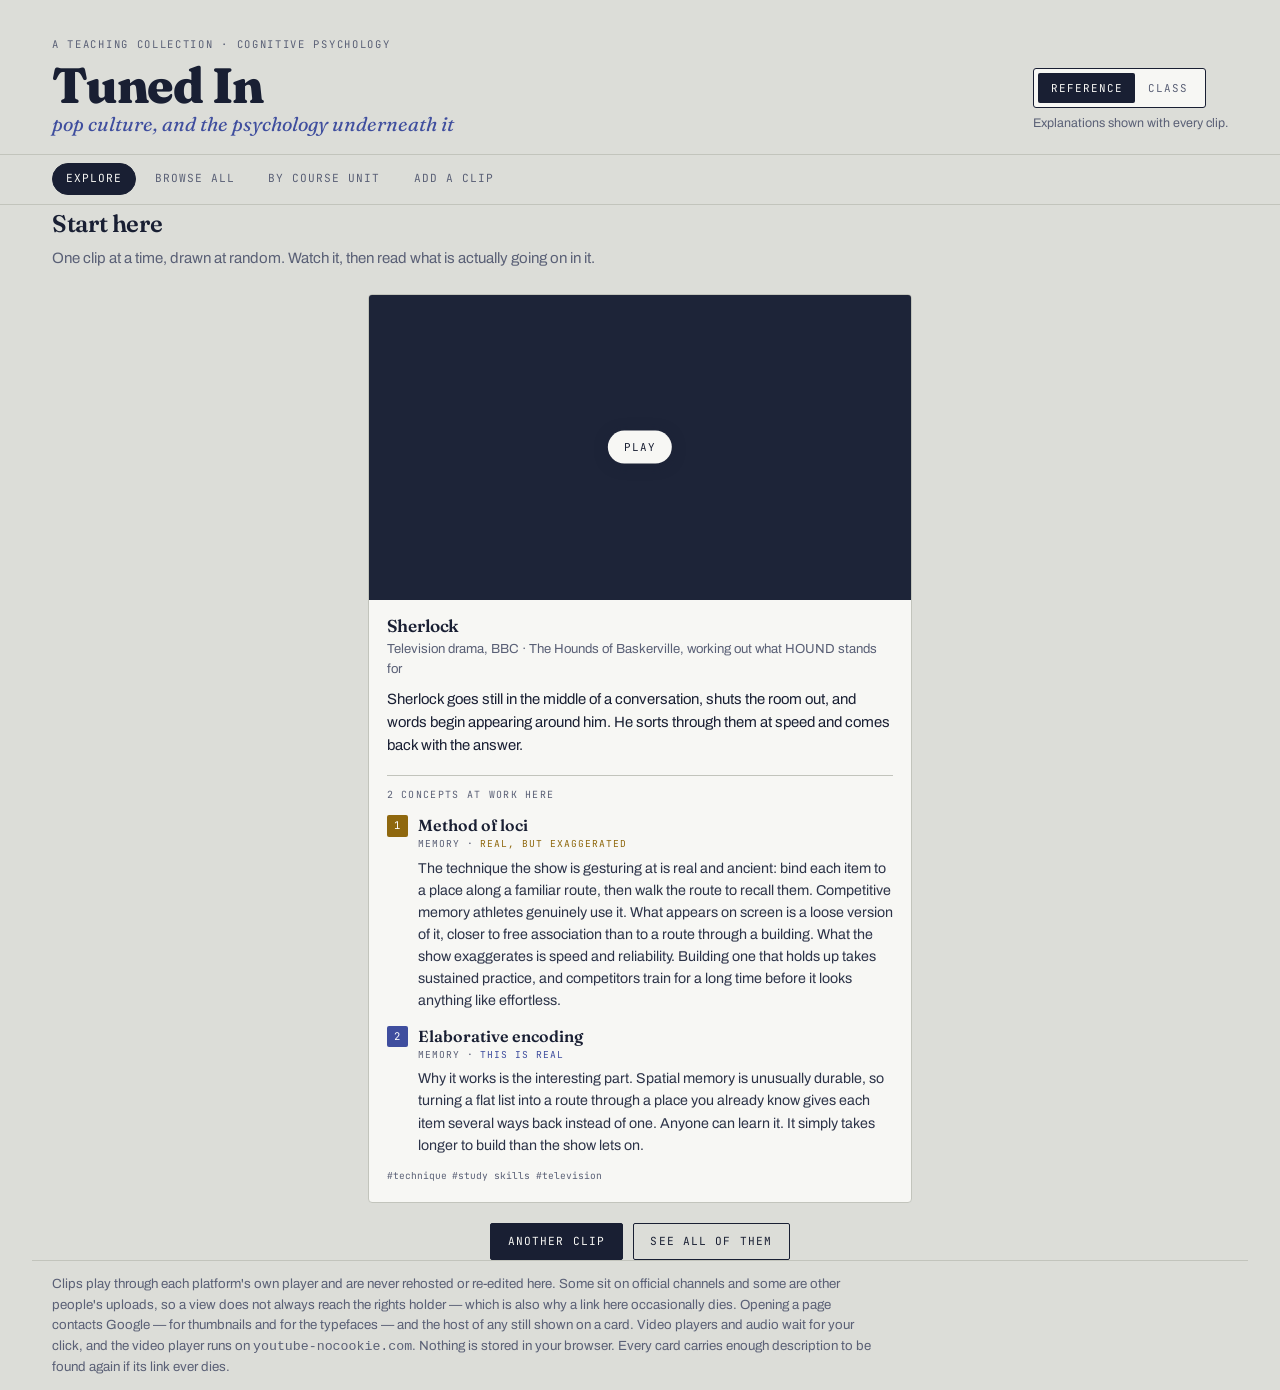
<file: index.html>
<!DOCTYPE html>
<html lang="en">
<head>
<meta charset="utf-8">
<meta name="viewport" content="width=device-width, initial-scale=1">
<title>Tuned In — pop culture, and the psychology underneath it</title>
<meta name="description" content="Pop culture clips paired with the cognitive psychology they demonstrate: what is real, what is exaggerated, and what the screen simply gets wrong.">

<!--
  Sharing card. Every card on this site is rendered in JavaScript, so a scraper
  that does not run scripts sees an empty page: without these tags a link
  pasted into Slack, email or a course page unfurls as a bare URL with no
  title, summary or image.

  og:url and og:image have to be absolute, so both carry the deployed address.
  If this site ever moves to its own domain, change them here and nowhere else.
  The card itself is generated from tools/og-card.html.
-->
<meta property="og:type" content="website">
<meta property="og:site_name" content="Tuned In">
<meta property="og:url" content="https://tunedinpsych.org/">
<meta property="og:title" content="Tuned In — pop culture, and the psychology underneath it">
<meta property="og:description" content="Pop culture clips paired with the cognitive psychology they demonstrate: what is real, what is exaggerated, and what the screen simply gets wrong.">
<meta property="og:image" content="https://tunedinpsych.org/og-card.png">
<meta property="og:image:width" content="1200">
<meta property="og:image:height" content="630">
<meta property="og:image:alt" content="Tuned In — a teaching collection on cognitive psychology, with the three verdicts: real, exaggerated, myth.">
<meta name="twitter:card" content="summary_large_image">
<meta name="theme-color" content="#20263A">

<link rel="icon" type="image/svg+xml" href="favicon.svg">
<link rel="alternate icon" type="image/png" href="favicon.png">
<link rel="preconnect" href="https://fonts.googleapis.com">
<link rel="preconnect" href="https://fonts.gstatic.com" crossorigin>
<link href="https://fonts.googleapis.com/css2?family=Fraunces:ital,opsz,wght@0,9..144,400;0,9..144,600;0,9..144,800;1,9..144,400&family=Archivo:wght@400;500;600&family=JetBrains+Mono:wght@400;500&display=swap" rel="stylesheet">
<link rel="stylesheet" href="styles.css">
</head>
<body>

<header class="mast">
  <div class="wrap mast-inner">
    <div>
      <p class="kicker">A teaching collection &middot; cognitive psychology</p>
      <h1 class="logo">Tuned In<em>pop culture, and the psychology underneath it</em></h1>
    </div>
    <div>
      <div class="mode" role="group" aria-label="Display mode">
        <button data-mode="reference" aria-pressed="true">Reference</button>
        <button data-mode="class" aria-pressed="false">Class</button>
      </div>
      <p class="mode-note" id="mode-note">Explanations shown with every clip.</p>
    </div>
  </div>
</header>

<nav class="views" aria-label="Views">
  <div class="wrap views-inner">
    <button class="tab" data-view="explore" aria-current="true">Explore</button>
    <button class="tab" data-view="browse">Browse all</button>
    <button class="tab" data-view="syllabus">By course unit</button>
    <button class="tab" data-view="add">Add a clip</button>
  </div>
</nav>

<main class="wrap">

  <section class="view" id="view-explore">
    <h2 class="sec">Start here</h2>
    <p class="sec-note">One clip at a time, drawn at random. Watch it, then read what is actually going on in it.</p>
    <div class="stage-one" id="explore-stage"></div>
    <div class="explore-controls">
      <button class="btn" id="next">Another clip</button>
      <button class="btn ghost" id="to-browse">See all of them</button>
    </div>
  </section>

  <section class="view" id="view-browse" hidden>
    <h2 class="sec">The whole collection</h2>
    <p class="sec-note">Filter by area of study, or search a concept, a show, or a phrase you half-remember.</p>
    <div class="filters">
      <input type="search" class="search" id="q" placeholder="Search concepts, shows, phrases&hellip;" aria-label="Search clips">
      <div class="chips" id="area-chips" role="group" aria-label="Filter by area"></div>
      <div class="chips" id="verdict-chips" role="group" aria-label="Filter by verdict"></div>
      <p class="count" id="count"></p>
    </div>
    <div class="grid" id="grid"></div>
    <div class="empty" id="empty" hidden>
      <p>No clips match that. Clear a filter or search a different concept.</p>
      <button class="btn ghost" id="clear">Clear all filters</button>
    </div>
  </section>

  <section class="view" id="view-syllabus" hidden>
    <h2 class="sec">By course unit</h2>
    <p class="sec-note">Grouped the way a course tends to run. Copy any line straight into a slide or an assignment.</p>
    <div id="modules"></div>
  </section>

  <section class="view" id="view-add" hidden>
    <h2 class="sec">Add a clip</h2>
    <p class="sec-note">Fill this in and it hands back a finished entry to paste into your data file. Nothing is sent anywhere.</p>
    <p class="allow"><strong>Links are checked against an allowlist before an entry is accepted</strong>, so a visitor can never be sent somewhere unvetted. Currently permitted: <code>youtube.com</code> <code>youtu.be</code> <code>vimeo.com</code> <code>ted.com</code> <code>pbs.org</code> <code>bbc.co.uk</code> <code>npr.org</code> <code>archive.org</code> and any <code>.edu</code> host. Paste a full YouTube address and the video and its start time get pulled out for you; paste a direct address for an image or a sound file and it is treated as a still or as audio. Leave it blank if you have not found a good copy yet &mdash; the entry still gets a card.</p>

    <div class="form" id="form">
      <div class="field wide"><label for="f-url">Paste the media address (optional)</label><input id="f-url" placeholder="https://www.youtube.com/watch?v=…&amp;t=84s"></div>
      <div class="field"><label for="f-alt">Alt text (stills only)</label><input id="f-alt" placeholder="A dress photographed under strong backlight"></div>
      <div class="field"><label for="f-credit">Credit (stills and audio)</label><input id="f-credit" placeholder="Photograph: Cecilia Bleasdale"></div>
      <div class="field"><label for="f-title">Source title</label><input id="f-title" placeholder="The Office (US)"></div>
      <div class="field"><label for="f-kind">Format</label><input id="f-kind" placeholder="Television comedy"></div>
      <div class="field wide"><label for="f-detail">Where in it</label><input id="f-detail" placeholder="Michael follows the satnav into a lake"></div>
      <div class="field"><label for="f-module">Course unit</label><input id="f-module" list="modlist" placeholder="Judgment &amp; decision making"><datalist id="modlist"></datalist></div>
      <div class="field"><label for="f-note">Content note (blank if none)</label><input id="f-note" placeholder="Distressing material"></div>
      <div class="field wide"><label for="f-surface">What you see happen</label><textarea id="f-surface" placeholder="Describe it without naming any concept. In Class mode this is all students get."></textarea></div>
      <div class="field wide"><label for="f-prompt">Discussion prompt for Class mode</label><input id="f-prompt" placeholder="What is going wrong here, and whose fault is it?"></div>
      <div id="cblocks"></div>
      <div class="row-btns">
        <button class="btn ghost" id="add-concept">Add another concept</button>
        <button class="btn" id="make">Build the entry</button>
      </div>
      <div class="field wide"><label for="f-tags">Tags, comma separated</label><input id="f-tags" placeholder="funny, the office, technology"></div>
    </div>
    <p class="msg" id="form-msg"></p>
    <pre class="out" id="out" hidden></pre>
    <button class="btn ghost" id="copy-out" hidden>Copy entry</button>
  </section>

</main>

<footer class="wrap">
  <p>Clips play through each platform's own player and are never rehosted or re-edited here. Some sit on official channels and some are other people's uploads, so a view does not always reach the rights holder — which is also why a link here occasionally dies. Opening a page contacts Google — for thumbnails and for the typefaces — and the host of any still shown on a card. Video players and audio wait for your click, and the video player runs on <code>youtube-nocookie.com</code>. Nothing is stored in your browser. Every card carries enough description to be found again if its link ever dies.</p>
</footer>

<script src="entries.js"></script>
<script src="app.js"></script>
</body>
</html>
</file>
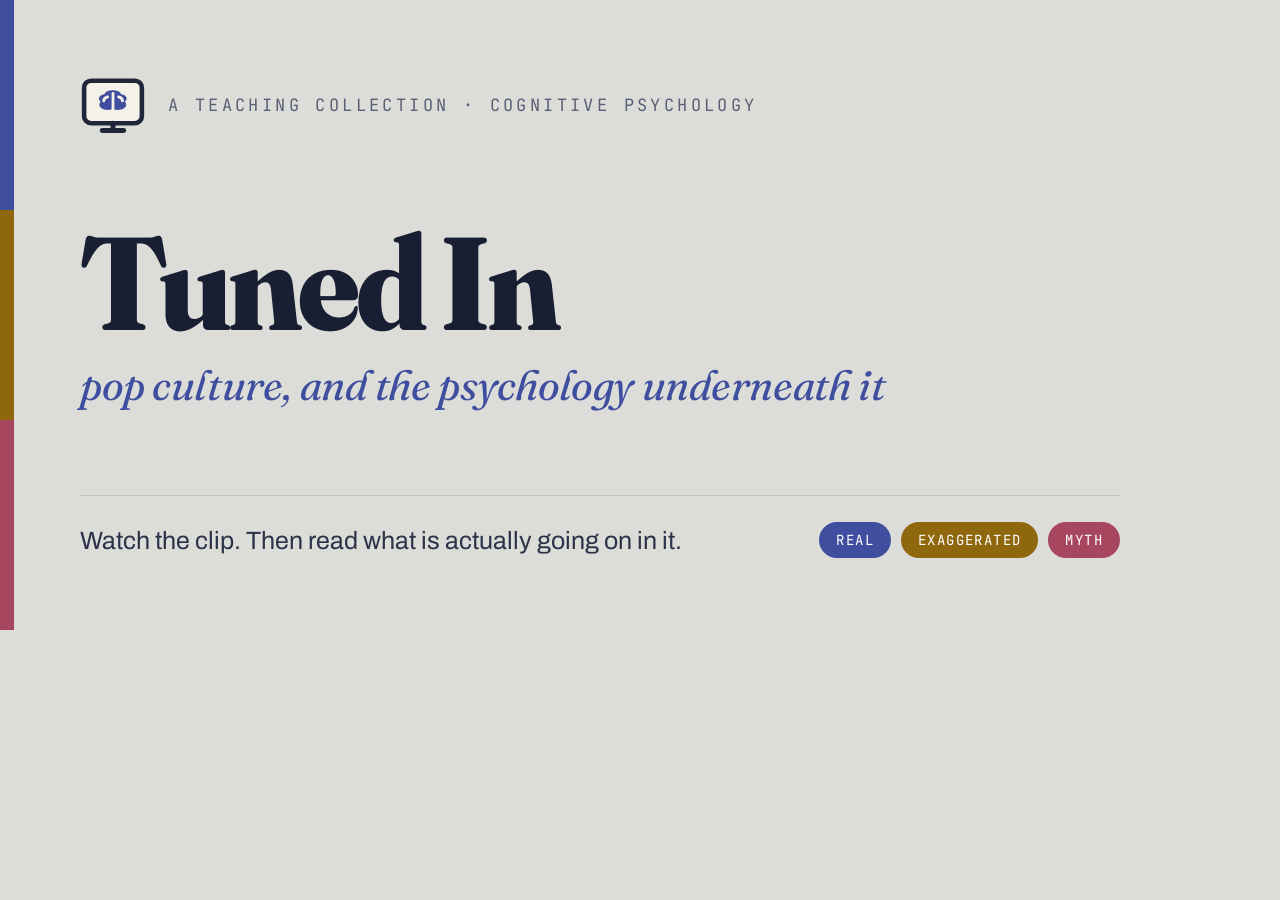
<file: tools/og-card.html>
<!DOCTYPE html>
<html lang="en">
<head>
<meta charset="utf-8">
<title>Tuned In — social preview card</title>
<!--
  The source of og-card.png, kept as a plain page so it can be reopened and
  re-shot without a build step. Render it at exactly 1200x630 and save the
  result as og-card.png in the repository root.

  Deliberately carries no counts. A card that says "24 clips" is wrong the
  week after a clip is added, and nothing would prompt anyone to notice.
-->
<link rel="preconnect" href="https://fonts.googleapis.com">
<link rel="preconnect" href="https://fonts.gstatic.com" crossorigin>
<link href="https://fonts.googleapis.com/css2?family=Fraunces:ital,opsz,wght@0,9..144,400;0,9..144,600;0,9..144,800;1,9..144,400&family=Archivo:wght@400;500;600&family=JetBrains+Mono:wght@400;500&display=swap" rel="stylesheet">
<style>
  :root{
    --ground:#DCDDD8; --surface:#F7F7F4; --slate:#20263A;
    --ink:#191F33; --ink-soft:#5A6076; --rule:#C2C4BC;
    --blue:#3F4E9E; --gold:#8F680E; --rose:#A8455F;
  }
  *{box-sizing:border-box;margin:0;padding:0}
  html,body{width:1200px;height:630px}
  body{
    background:var(--ground); color:var(--ink);
    font-family:'Archivo',system-ui,sans-serif;
    display:flex; flex-direction:column; justify-content:space-between;
    padding:72px 80px; position:relative; overflow:hidden;
  }
  /* A wash of the verdict colours, the one piece of the design system that
     carries meaning rather than decoration. */
  .edge{position:absolute;left:0;top:0;bottom:0;width:14px;
        background:linear-gradient(180deg,var(--blue) 0 33.3%,var(--gold) 33.3% 66.6%,var(--rose) 66.6% 100%)}

  .top{display:flex;align-items:center;gap:22px}
  .mark{width:66px;height:66px;flex:none}
  .kicker{font-family:'JetBrains Mono',monospace;font-size:17px;letter-spacing:.2em;
          text-transform:uppercase;color:var(--ink-soft)}

  h1{font-family:'Fraunces',Georgia,serif;font-weight:800;font-size:132px;line-height:.92;
     letter-spacing:-.03em;font-variation-settings:'SOFT' 40,'WONK' 1}
  .tagline{font-family:'Fraunces',Georgia,serif;font-style:italic;font-weight:400;
           font-size:42px;color:var(--blue);margin-top:16px;letter-spacing:-.01em}

  .foot{display:flex;align-items:center;justify-content:space-between;gap:30px;
        border-top:1px solid var(--rule);padding-top:26px}
  .line{font-size:25px;color:#2C3348;max-width:720px}
  .verdicts{display:flex;gap:10px;flex:none}
  .v{font-family:'JetBrains Mono',monospace;font-size:14px;letter-spacing:.1em;
     text-transform:uppercase;color:#fff;border-radius:999px;padding:9px 17px}
  .v.a{background:var(--blue)} .v.b{background:var(--gold)} .v.c{background:var(--rose)}
</style>
</head>
<body>
  <div class="edge"></div>

  <div class="top">
    <svg class="mark" viewBox="0 0 32 32" aria-hidden="true">
      <rect x="2" y="4.2" width="28" height="20.6" rx="3.4" fill="#F4F1E9" stroke="#20263A" stroke-width="2.2"/>
      <path d="M15.9 8.9c-2.2 0-3.6.8-4.1 1.9-1.6.1-2.6 1-2.6 2.1 0 .6.3 1.1.8 1.5-.4.4-.6.9-.6 1.4 0 1.5 1.6 2.6 3.9 2.6.9 0 1.8-.2 2.6-.6.8.4 1.7.6 2.6.6 2.3 0 3.9-1.1 3.9-2.6 0-.5-.2-1-.6-1.4.5-.4.8-.9.8-1.5 0-1.1-1-2-2.6-2.1-.5-1.1-1.9-1.9-4.1-1.9z" fill="#3F4E9E"/>
      <g fill="none" stroke="#F4F1E9" stroke-width="1.35" stroke-linecap="round">
        <path d="M16 10.4v7.4"/><path d="M13.4 12.1c-1.3.3-1.9 1-1.9 1.9"/><path d="M18.7 12.1c1.3.3 1.9 1 1.9 1.9"/>
      </g>
      <g stroke="#20263A" stroke-width="2.4" stroke-linecap="round">
        <path d="M16 24.8v3.2"/><path d="M10.8 28.4h10.4"/>
      </g>
    </svg>
    <p class="kicker">A teaching collection &middot; cognitive psychology</p>
  </div>

  <div>
    <h1>Tuned In</h1>
    <p class="tagline">pop culture, and the psychology underneath it</p>
  </div>

  <div class="foot">
    <p class="line">Watch the clip. Then read what is actually going on in it.</p>
    <div class="verdicts">
      <span class="v a">Real</span>
      <span class="v b">Exaggerated</span>
      <span class="v c">Myth</span>
    </div>
  </div>
</body>
</html>
</file>
<file: styles.css>
:root{
    --ground:#DCDDD8; --surface:#F7F7F4; --surface-2:#E9E9E3; --slate:#20263A;
    --ink:#191F33; --ink-soft:#5A6076; --rule:#C2C4BC;
    /* Gold is darker than the original mustard because it is only ever used
       where contrast matters: as the "real, but exaggerated" label and behind
       the white numeral on that card. At #A97C10 those were 3.5:1 and 3.8:1,
       both under the 4.5:1 floor. This reads as the same colour and passes. */
    --blue:#3F4E9E; --gold:#8F680E; --rose:#A8455F;
    --display:'Fraunces',Georgia,serif;
    --body:'Archivo',system-ui,-apple-system,sans-serif;
    --mono:'JetBrains Mono',ui-monospace,monospace;
    --maxw:76rem;
  }
  *{box-sizing:border-box}
  body{margin:0;background:var(--ground);color:var(--ink);font-family:var(--body);font-size:16px;line-height:1.55}
  .wrap{max-width:var(--maxw);margin:0 auto;padding:0 1.25rem}
  a{color:var(--blue)}
  button{font:inherit;cursor:pointer}
  :focus-visible{outline:2.5px solid var(--blue);outline-offset:2px;border-radius:2px}
  img{max-width:100%;display:block}

  header.mast{padding:2.25rem 0 1.25rem}
  .mast-inner{display:flex;justify-content:space-between;align-items:flex-end;gap:2rem;flex-wrap:wrap}
  .logo{font-family:var(--display);font-weight:800;font-size:clamp(2.1rem,5vw,3.1rem);line-height:.95;
        letter-spacing:-.025em;margin:0;font-variation-settings:'SOFT' 40,'WONK' 1}
  .logo em{font-style:italic;font-weight:400;font-size:.4em;display:block;color:var(--blue);
           letter-spacing:0;margin-top:.35rem;font-variation-settings:'SOFT' 0}
  .kicker{font-family:var(--mono);font-size:.66rem;letter-spacing:.16em;text-transform:uppercase;
          color:var(--ink-soft);margin:0 0 .6rem}

  .mode{border:1px solid var(--ink);border-radius:3px;padding:.25rem;display:inline-flex;background:var(--surface)}
  .mode button{background:none;border:0;border-radius:2px;padding:.4rem .8rem;font-family:var(--mono);
               font-size:.68rem;letter-spacing:.09em;text-transform:uppercase;color:var(--ink-soft)}
  .mode button[aria-pressed="true"]{background:var(--ink);color:var(--surface)}
  .mode-note{font-size:.78rem;color:var(--ink-soft);margin:.4rem 0 0;max-width:19rem;text-align:right}
  @media (max-width:700px){ .mode-note{text-align:left} }

  nav.views{position:sticky;top:0;z-index:30;background:var(--ground);border-top:1px solid var(--rule);
            border-bottom:1px solid var(--rule);padding:.55rem 0}
  .views-inner{display:flex;gap:.35rem;flex-wrap:wrap}
  .tab{background:none;border:1px solid transparent;border-radius:99px;padding:.38rem .8rem;
       font-family:var(--mono);font-size:.7rem;letter-spacing:.09em;text-transform:uppercase;color:var(--ink-soft)}
  .tab:hover{color:var(--ink);border-color:var(--rule)}
  .tab[aria-current="true"]{background:var(--ink);color:var(--surface);border-color:var(--ink)}

  main{padding:1.75rem 0 5rem}
  .view[hidden]{display:none}
  h2.sec{font-family:var(--display);font-weight:600;font-size:1.5rem;letter-spacing:-.015em;margin:0 0 .3rem}
  .sec-note{color:var(--ink-soft);margin:0 0 1.5rem;max-width:44rem;font-size:.94rem}

  .filters{display:flex;flex-direction:column;gap:.85rem;margin-bottom:1.75rem}
  .search{width:100%;max-width:26rem;padding:.6rem .85rem;border:1px solid var(--rule);border-radius:3px;
          background:var(--surface);color:var(--ink);font-size:.95rem;font-family:var(--body)}
  .chips{display:flex;gap:.35rem;flex-wrap:wrap}
  .chip{background:var(--surface);border:1px solid var(--rule);border-radius:99px;padding:.3rem .75rem;
        font-size:.8rem;color:var(--ink-soft)}
  .chip:hover{border-color:var(--ink-soft);color:var(--ink)}
  .chip[aria-pressed="true"]{background:var(--ink);border-color:var(--ink);color:var(--surface)}
  .count{font-family:var(--mono);font-size:.7rem;color:var(--ink-soft);letter-spacing:.06em;margin:0}

  .grid{display:grid;grid-template-columns:repeat(auto-fill,minmax(20.5rem,1fr));gap:1.25rem;align-items:start}
  .card{background:var(--surface);border:1px solid var(--rule);border-radius:4px;overflow:hidden;
        display:flex;flex-direction:column}
  .card:hover{border-color:var(--ink-soft)}
  .stage{width:100%;aspect-ratio:16/9;background:var(--slate);position:relative;overflow:hidden}
  .stage iframe{width:100%;height:100%;border:0;display:block}
  .facade{position:absolute;inset:0;border:0;padding:0;background:none;width:100%;height:100%;cursor:pointer}
  .facade img{width:100%;height:100%;object-fit:cover}
  .facade::after{content:"";position:absolute;inset:0;background:rgba(25,31,51,.3);transition:background .2s}
  .facade:hover::after{background:rgba(25,31,51,.06)}
  .play{position:absolute;left:50%;top:50%;transform:translate(-50%,-50%);z-index:2;
        background:var(--surface);color:var(--ink);border-radius:99px;padding:.5rem 1rem;
        font-family:var(--mono);font-size:.68rem;letter-spacing:.1em;text-transform:uppercase;
        box-shadow:0 2px 14px rgba(25,31,51,.35);white-space:nowrap}
  .noclip{position:absolute;inset:0;display:flex;flex-direction:column;justify-content:center;
          padding:1.1rem;color:#B9BECE;font-size:.85rem;gap:.4rem}
  .noclip strong{font-family:var(--mono);font-size:.63rem;letter-spacing:.12em;text-transform:uppercase;color:#D98C9F}
  /* Media kinds other than video. A still is the content itself rather than a
     preview of it, so it keeps its own shape instead of being cropped into a
     16:9 frame. */
  .stage-image{aspect-ratio:auto;max-height:26rem;display:flex;align-items:center;justify-content:center}
  .stage-image img{width:100%;height:auto;max-height:26rem;object-fit:contain}
  .stage-audio{aspect-ratio:auto;display:flex;align-items:center;padding:1rem}
  .stage-audio audio{width:100%}
  .credit{font-family:var(--mono);font-size:.6rem;letter-spacing:.06em;color:var(--ink-soft);margin:0;
          padding:.4rem .95rem;border-bottom:1px solid var(--rule);background:var(--surface-2)}

  /* Distinct from the rose advisory: this is an instruction, not a warning. */
  .watchfirst{background:#E4E7F2;border-bottom:1px solid #C6CCE2;padding:.45rem .95rem;font-size:.78rem;
              color:#2B3566;margin:0}
  .watchfirst b{font-family:var(--mono);font-size:.62rem;letter-spacing:.1em;text-transform:uppercase}

  .advisory{background:#F0DDE2;border-bottom:1px solid #DEBFC8;padding:.45rem .95rem;font-size:.78rem;color:#7A2E42}
  .advisory b{font-family:var(--mono);font-size:.62rem;letter-spacing:.1em;text-transform:uppercase}

  .body{padding:1rem 1.1rem 1.1rem;display:flex;flex-direction:column;flex:1}
  .source{margin:0 0 .55rem;font-size:.82rem;color:var(--ink-soft)}
  .source b{font-family:var(--display);font-weight:600;font-size:1.08rem;color:var(--ink);display:block;
            letter-spacing:-.01em;line-height:1.2;margin-bottom:.15rem}
  .surface-txt{margin:0 0 .9rem;font-size:.93rem}
  .prompt{margin:0 0 .9rem;font-size:.9rem;font-style:italic;color:var(--blue);
          border-left:2px solid var(--blue);padding-left:.7rem}
  .divider{font-family:var(--mono);font-size:.62rem;letter-spacing:.13em;text-transform:uppercase;
           color:var(--ink-soft);border-top:1px solid var(--rule);padding-top:.7rem;margin:.2rem 0 .8rem}

  .concepts{list-style:none;margin:0;padding:0;display:flex;flex-direction:column;gap:.9rem}
  .concepts li{display:grid;grid-template-columns:1.35rem 1fr;gap:.6rem}
  .num{font-family:var(--mono);font-size:.66rem;color:#fff;border-radius:2px;text-align:center;
       height:1.35rem;line-height:1.35rem}
  .num.accurate{background:var(--blue)} .num.overstated{background:var(--gold)} .num.myth{background:var(--rose)}
  .cname{font-family:var(--display);font-weight:600;font-size:1rem;line-height:1.25;margin:0 0 .12rem}
  .cmeta{font-family:var(--mono);font-size:.6rem;letter-spacing:.1em;text-transform:uppercase;
         color:var(--ink-soft);margin:0 0 .3rem}
  .cmeta .v.accurate{color:var(--blue)} .cmeta .v.overstated{color:var(--gold)} .cmeta .v.myth{color:var(--rose)}
  .cexp{margin:0;font-size:.89rem;color:#2C3348}

  .reveal-wrap{margin-top:.1rem;margin-bottom:.3rem}
  .reveal{background:none;border:1px solid var(--ink);border-radius:2px;padding:.45rem .8rem;
          font-family:var(--mono);font-size:.68rem;letter-spacing:.09em;text-transform:uppercase;color:var(--ink)}
  .reveal:hover{background:var(--ink);color:var(--surface)}
  .hidden-panel{display:grid;grid-template-rows:0fr;transition:grid-template-rows .4s ease}
  /* Clipping to zero height hides the answer from sight but leaves it in the
     accessibility tree and in find-in-page, so a screen reader would announce
     the concepts before the clip is watched. visibility:hidden removes it from
     both, which is what Class mode and the watch-first cards actually promise. */
  .hidden-panel > div{overflow:hidden;visibility:hidden;transition:visibility 0s linear .4s}
  .card[data-open="true"] .hidden-panel{grid-template-rows:1fr}
  .card[data-open="true"] .hidden-panel > div{visibility:visible;transition-delay:0s}
  .foot{margin-top:auto;padding-top:.85rem}
  .tags{display:flex;gap:.35rem;flex-wrap:wrap;margin:0}
  .tag{font-family:var(--mono);font-size:.6rem;color:var(--ink-soft)}
  .tag::before{content:"#"}

  .empty{border:1px dashed var(--rule);border-radius:4px;padding:2.5rem 1.5rem;text-align:center;color:var(--ink-soft)}

  .stage-one{max-width:34rem;margin:0 auto}
  .explore-controls{display:flex;justify-content:center;gap:.6rem;margin-top:1.25rem;flex-wrap:wrap}
  .btn{background:var(--ink);color:var(--surface);border:1px solid var(--ink);border-radius:2px;
       padding:.55rem 1.05rem;font-family:var(--mono);font-size:.7rem;letter-spacing:.1em;text-transform:uppercase}
  .btn:hover{background:var(--blue);border-color:var(--blue)}
  .btn.ghost{background:none;color:var(--ink)}
  .btn.ghost:hover{background:var(--ink);color:var(--surface)}

  .module{margin-bottom:2.25rem}
  .module h3{font-family:var(--display);font-weight:600;font-size:1.12rem;margin:0}
  .mcount{font-family:var(--mono);font-size:.64rem;letter-spacing:.1em;text-transform:uppercase;color:var(--ink-soft);margin:.1rem 0 0}
  .rows{border-top:1px solid var(--rule);margin-top:.7rem}
  .row{display:grid;grid-template-columns:1fr auto;gap:.6rem 1rem;align-items:start;padding:.8rem 0;border-bottom:1px solid var(--rule)}
  .row-main strong{font-weight:600;font-size:.95rem}
  .row-main .clist{color:var(--ink-soft);font-size:.84rem;display:block;margin-top:.1rem}
  @media (max-width:640px){ .row{grid-template-columns:1fr} }

  .form{display:grid;grid-template-columns:1fr 1fr;gap:.9rem;max-width:52rem}
  .field{display:flex;flex-direction:column;gap:.25rem}
  .field.wide{grid-column:1/-1}
  label{font-family:var(--mono);font-size:.64rem;letter-spacing:.1em;text-transform:uppercase;color:var(--ink-soft)}
  input,select,textarea{font-family:var(--body);font-size:.92rem;padding:.5rem .65rem;border:1px solid var(--rule);
    border-radius:3px;background:var(--surface);color:var(--ink)}
  textarea{resize:vertical;min-height:4.2rem}
  @media (max-width:640px){ .form{grid-template-columns:1fr} }
  #cblocks{grid-column:1/-1;display:flex;flex-direction:column;gap:.9rem}
  fieldset.cblock{border:1px solid var(--rule);border-radius:3px;padding:.85rem;margin:0;
                  display:grid;grid-template-columns:1fr 1fr;gap:.9rem;background:var(--surface-2)}
  fieldset.cblock legend{font-family:var(--mono);font-size:.62rem;letter-spacing:.1em;text-transform:uppercase;color:var(--ink-soft);padding:0 .3rem}
  fieldset.cblock .full{grid-column:1/-1}
  @media (max-width:640px){ fieldset.cblock{grid-template-columns:1fr} }
  .row-btns{grid-column:1/-1;display:flex;gap:.5rem;flex-wrap:wrap}
  .allow{font-size:.85rem;color:var(--ink-soft);margin:.3rem 0 1.4rem;max-width:52rem}
  .allow code{font-family:var(--mono);font-size:.76rem;background:var(--surface);padding:.1rem .3rem;border-radius:2px}
  .msg{font-size:.85rem;margin:.75rem 0 0}
  .msg.bad{color:var(--rose)} .msg.ok{color:var(--blue)}
  pre.out{background:var(--slate);color:#DDE0EA;font-family:var(--mono);font-size:.74rem;line-height:1.6;
          padding:1rem;border-radius:4px;overflow:auto;max-width:52rem;margin:1rem 0 .7rem}
  footer{border-top:1px solid var(--rule);padding:1.6rem 0 3rem;color:var(--ink-soft);font-size:.83rem}
  footer p{max-width:52rem}

  @media (prefers-reduced-motion:reduce){ .hidden-panel{transition:none} }
</file>
